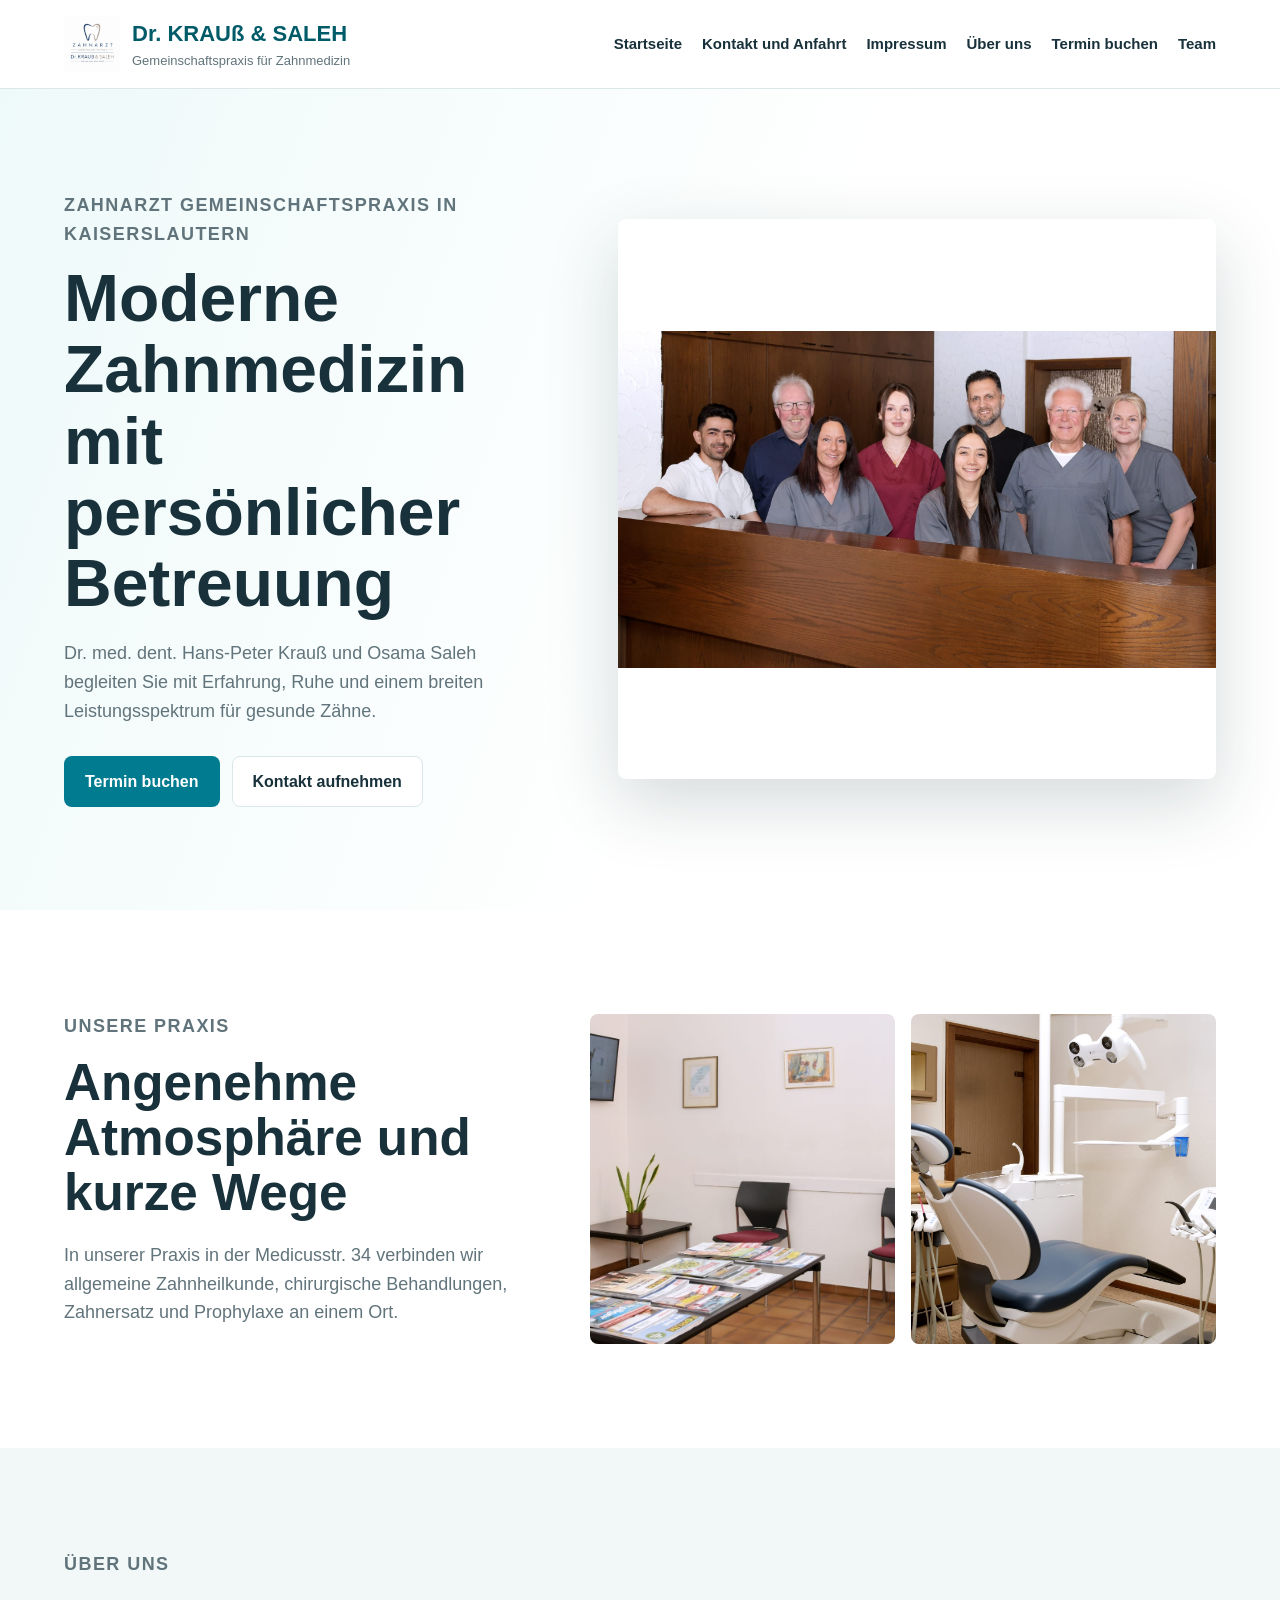
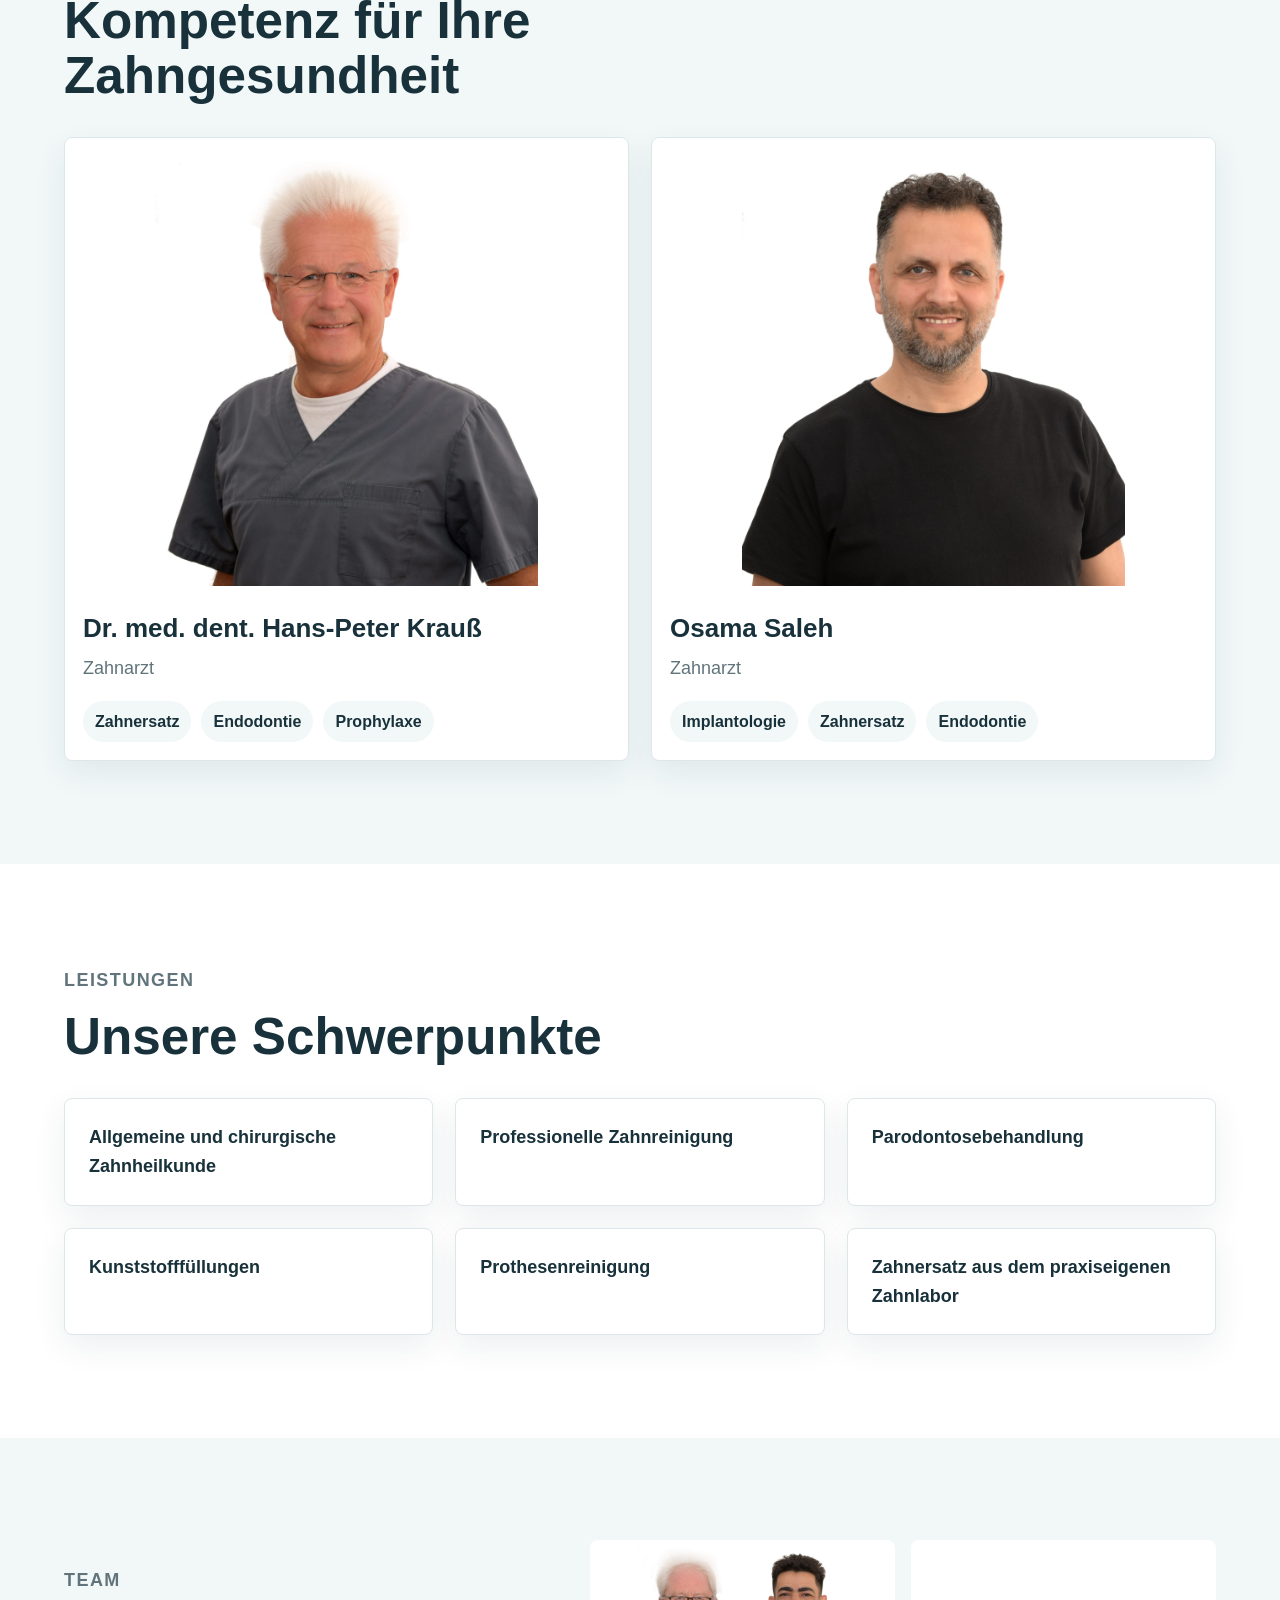
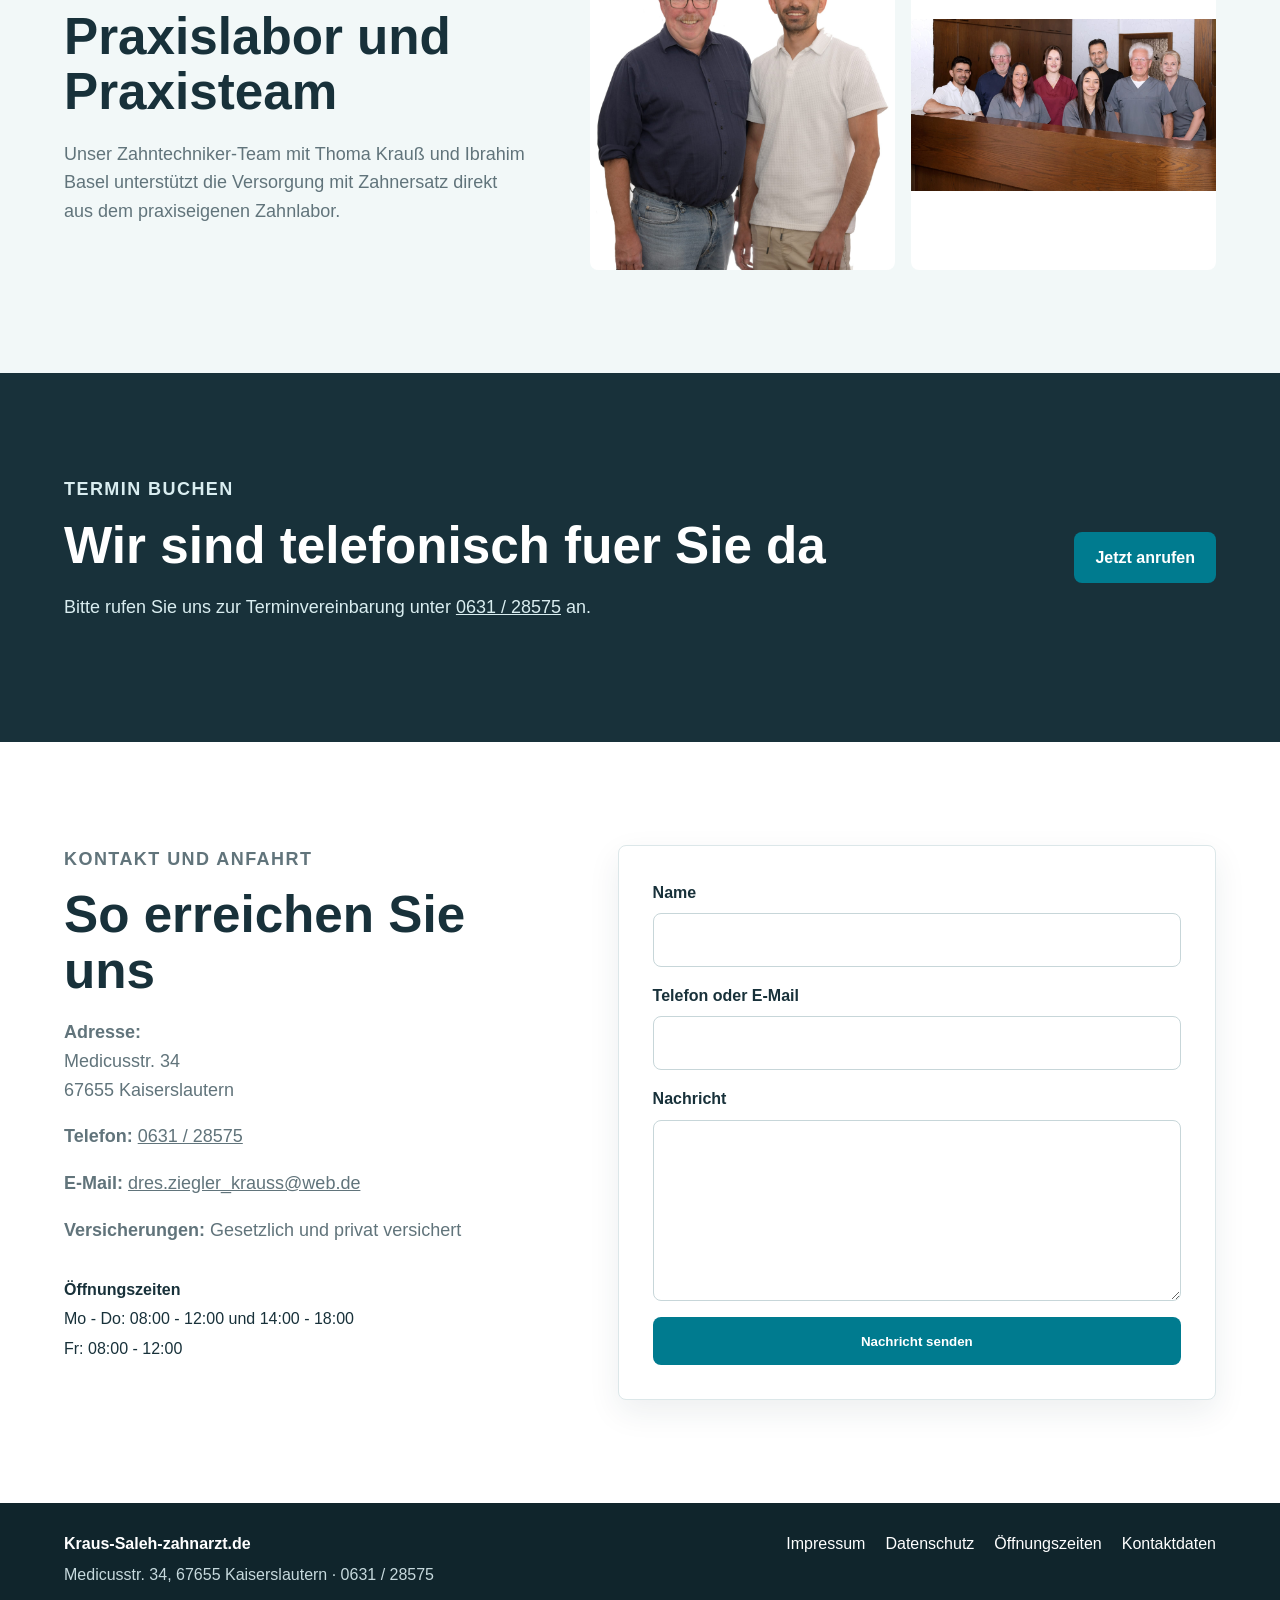
<file: index.html>
<!doctype html>
<html lang="de">
<head>
  <meta charset="utf-8">
  <meta name="viewport" content="width=device-width, initial-scale=1">
  <title>Dr. KRAUß & SALEH</title>
  <link rel="stylesheet" href="styles.css">
</head>
<body>
  <header class="site-header">
    <a class="brand" href="#startseite">
      <img src="LOGO.png" alt="Logo der Zahnarztpraxis">
      <span>
        <strong>Dr. KRAUß & SALEH</strong>
        <small>Gemeinschaftspraxis für Zahnmedizin</small>
      </span>
    </a>
    <nav class="main-nav" aria-label="Hauptmenü">
      <a href="#startseite">Startseite</a>
      <a href="#kontakt">Kontakt und Anfahrt</a>
      <a href="impressum.html">Impressum</a>
      <a href="#ueber-uns">Über uns</a>
      <a href="#termin">Termin buchen</a>
      <a href="#team">Team</a>
    </nav>
  </header>

  <main>
    <section id="startseite" class="hero">
      <div class="hero-text">
        <p class="eyebrow">Zahnarzt Gemeinschaftspraxis in Kaiserslautern</p>
        <h1>Moderne Zahnmedizin mit persönlicher Betreuung</h1>
        <p>Dr. med. dent. Hans-Peter Krauß und Osama Saleh begleiten Sie mit Erfahrung, Ruhe und einem breiten Leistungsspektrum für gesunde Zähne.</p>
        <div class="actions">
          <a class="button primary" href="#termin">Termin buchen</a>
          <a class="button secondary" href="#kontakt">Kontakt aufnehmen</a>
        </div>
      </div>
      <img src="Praxisteam.jpeg" alt="Praxisteam der Zahnarztpraxis">
    </section>

    <section class="section split">
      <div>
        <p class="eyebrow">Unsere Praxis</p>
        <h2>Angenehme Atmosphäre und kurze Wege</h2>
        <p>In unserer Praxis in der Medicusstr. 34 verbinden wir allgemeine Zahnheilkunde, chirurgische Behandlungen, Zahnersatz und Prophylaxe an einem Ort.</p>
      </div>
      <div class="image-grid">
        <img src="Wartezimmer.jpeg" alt="Wartezimmer der Praxis">
        <img src="WhatsApp Image 2026-05-06 at 17.05.57.jpeg" alt="Praxisraum">
      </div>
    </section>

    <section id="ueber-uns" class="section muted">
      <div class="section-heading">
        <p class="eyebrow">Über uns</p>
        <h2>Kompetenz für Ihre Zahngesundheit</h2>
      </div>
      <div class="doctor-grid">
        <article class="person-card">
          <img src="Zahnarzt Dr.med.dent. Hans-Peter Krauß.jpeg" alt="Dr. med. dent. Hans-Peter Krauß">
          <h3>Dr. med. dent. Hans-Peter Krauß</h3>
          <p>Zahnarzt</p>
          <ul>
            <li>Zahnersatz</li>
            <li>Endodontie</li>
            <li>Prophylaxe</li>
          </ul>
        </article>
        <article class="person-card">
          <img src="Zahnarzt Osama Saleh.jpeg" alt="Zahnarzt Osama Saleh">
          <h3>Osama Saleh</h3>
          <p>Zahnarzt</p>
          <ul>
            <li>Implantologie</li>
            <li>Zahnersatz</li>
            <li>Endodontie</li>
          </ul>
        </article>
      </div>
    </section>

    <section class="section">
      <div class="section-heading">
        <p class="eyebrow">Leistungen</p>
        <h2>Unsere Schwerpunkte</h2>
      </div>
      <div class="services">
        <article>Allgemeine und chirurgische Zahnheilkunde</article>
        <article>Professionelle Zahnreinigung</article>
        <article>Parodontosebehandlung</article>
        <article>Kunststofffüllungen</article>
        <article>Prothesenreinigung</article>
        <article>Zahnersatz aus dem praxiseigenen Zahnlabor</article>
      </div>
    </section>

    <section id="team" class="section split muted">
      <div>
        <p class="eyebrow">Team</p>
        <h2>Praxislabor und Praxisteam</h2>
        <p>Unser Zahntechniker-Team mit Thoma Krauß und Ibrahim Basel unterstützt die Versorgung mit Zahnersatz direkt aus dem praxiseigenen Zahnlabor.</p>
      </div>
      <div class="team-photos">
        <img src="Zahntechniker foto.jpeg" alt="Zahntechniker fuer Zahnersatz">
        <img src="Praxisteam.jpeg" alt="Praxisteam">
      </div>
    </section>

    <section id="termin" class="section callout">
      <div>
        <p class="eyebrow">Termin buchen</p>
        <h2>Wir sind telefonisch fuer Sie da</h2>
        <p>Bitte rufen Sie uns zur Terminvereinbarung unter <a href="tel:+4963128575">0631 / 28575</a> an.</p>
      </div>
      <a class="button primary" href="tel:+4963128575">Jetzt anrufen</a>
    </section>

    <section id="kontakt" class="section contact">
      <div>
        <p class="eyebrow">Kontakt und Anfahrt</p>
        <h2>So erreichen Sie uns</h2>
        <p><strong>Adresse:</strong><br>Medicusstr. 34<br>67655 Kaiserslautern</p>
        <p><strong>Telefon:</strong> <a href="tel:+4963128575">0631 / 28575</a></p>
        <p><strong>E-Mail:</strong> <a href="mailto:dres.ziegler_krauss@web.de">dres.ziegler_krauss@web.de</a></p>
        <p><strong>Versicherungen:</strong> Gesetzlich und privat versichert</p>
        <div class="hours">
          <strong>Öffnungszeiten</strong>
          <span>Mo - Do: 08:00 - 12:00 und 14:00 - 18:00</span>
          <span>Fr: 08:00 - 12:00</span>
        </div>
      </div>
      <form class="contact-form" action="mailto:dres.ziegler_krauss@web.de" method="post" enctype="text/plain">
        <label>Name<input name="Name" required></label>
        <label>Telefon oder E-Mail<input name="Kontakt" required></label>
        <label>Nachricht<textarea name="Nachricht" rows="6" required></textarea></label>
        <button class="button primary" type="submit">Nachricht senden</button>
      </form>
    </section>
  </main>

  <footer class="site-footer">
    <div>
      <strong>Kraus-Saleh-zahnarzt.de</strong>
      <p>Medicusstr. 34, 67655 Kaiserslautern · 0631 / 28575</p>
    </div>
    <nav>
      <a href="impressum.html">Impressum</a>
      <a href="datenschutz.html">Datenschutz</a>
      <a href="#kontakt">Öffnungszeiten</a>
      <a href="#kontakt">Kontaktdaten</a>
    </nav>
  </footer>
</body>
</html>
</file>
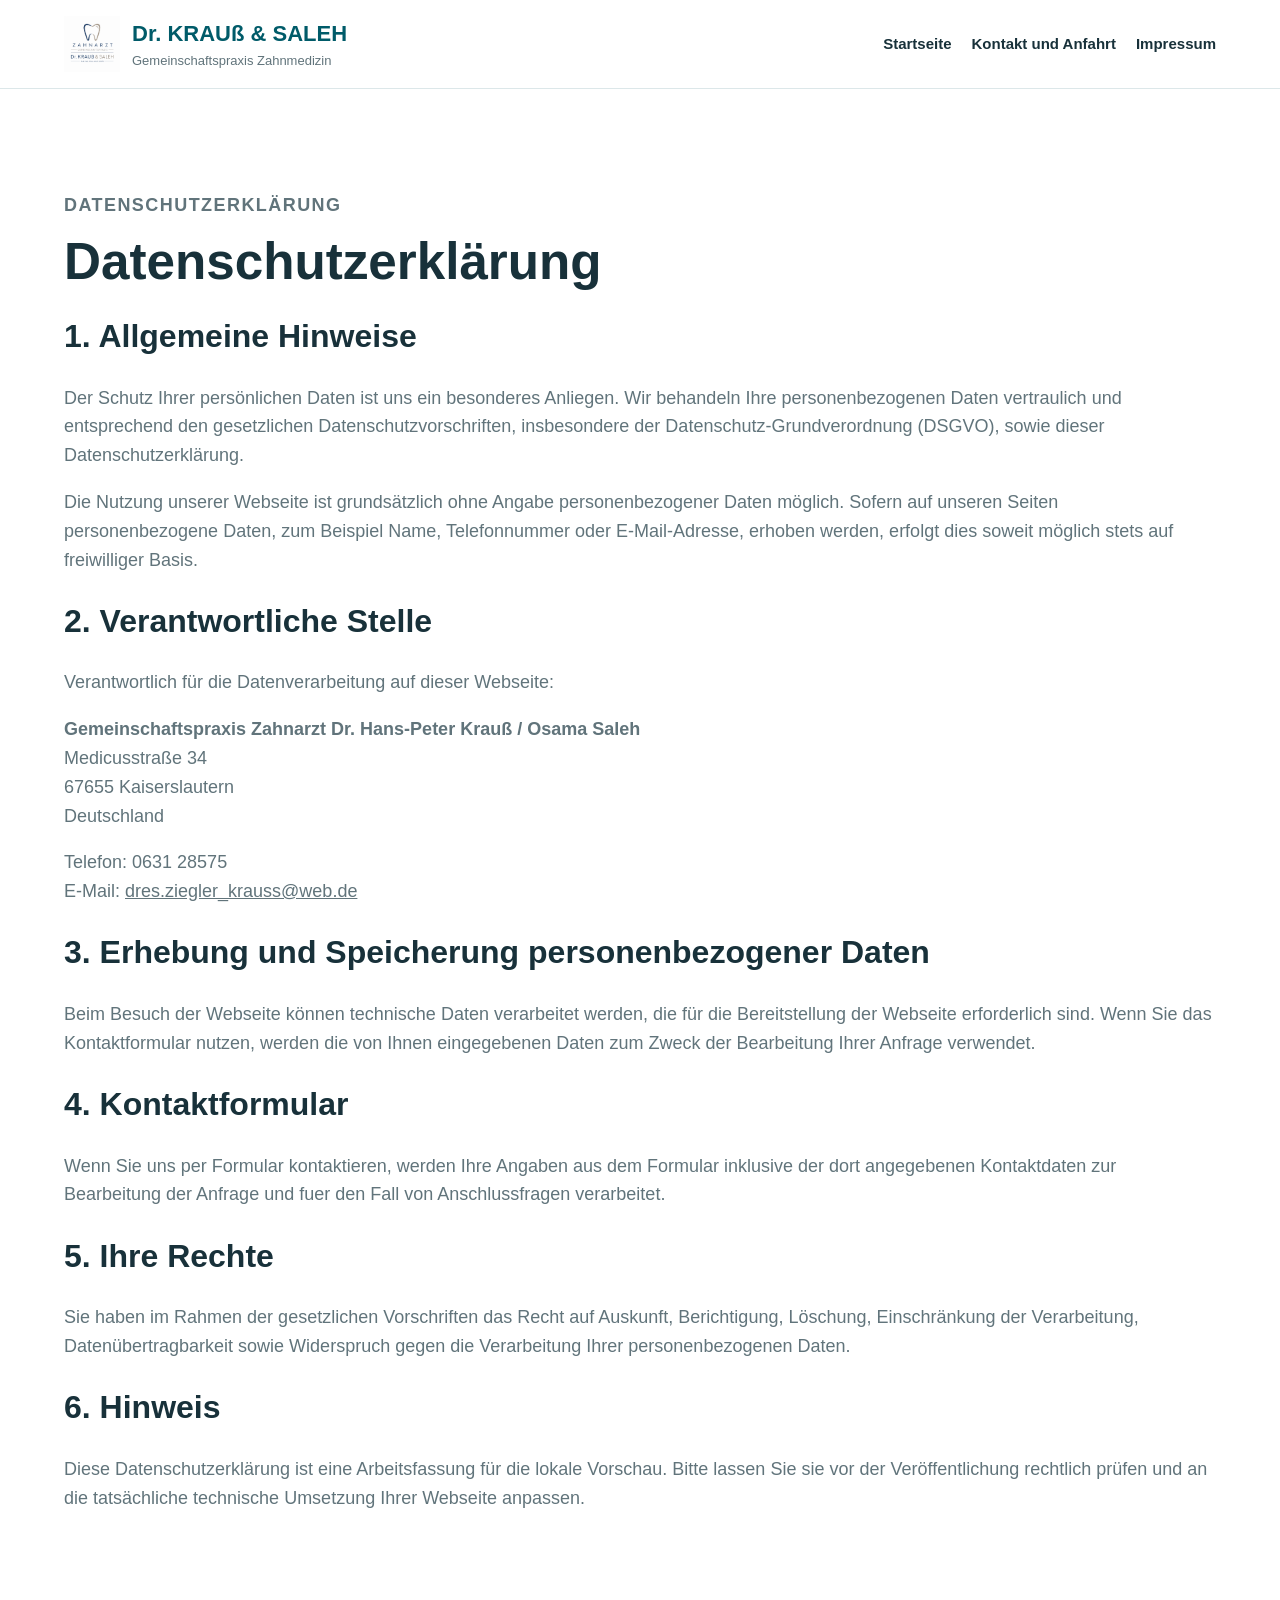
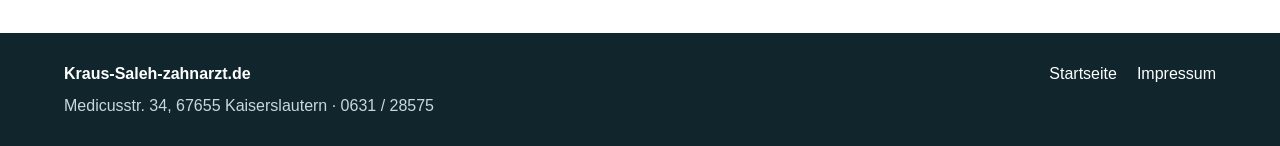
<file: datenschutz.html>
<!doctype html>
<html lang="de">
<head>
  <meta charset="utf-8">
  <meta name="viewport" content="width=device-width, initial-scale=1">
  <title>Datenschutz | Krauss-Saleh-zahnarzt.de</title>
  <link rel="stylesheet" href="styles.css">
</head>
<body>
  <header class="site-header">
    <a class="brand" href="index.html">
      <img src="LOGO.png" alt="Logo der Zahnarztpraxis">
      <span>
        <strong>Dr. KRAUß & SALEH</strong>
        <small>Gemeinschaftspraxis Zahnmedizin</small>
      </span>
    </a>
    <nav class="main-nav" aria-label="Hauptmenü">
      <a href="index.html">Startseite</a>
      <a href="index.html#kontakt">Kontakt und Anfahrt</a>
      <a href="impressum.html">Impressum</a>
    </nav>
  </header>

  <main class="section">
    <p class="eyebrow">Datenschutzerklärung</p>
    <h2>Datenschutzerklärung</h2>

    <h1>1. Allgemeine Hinweise</h1>
    <p>Der Schutz Ihrer persönlichen Daten ist uns ein besonderes Anliegen. Wir behandeln Ihre personenbezogenen Daten vertraulich und entsprechend den gesetzlichen Datenschutzvorschriften, insbesondere der Datenschutz-Grundverordnung (DSGVO), sowie dieser Datenschutzerklärung.</p>
    <p>Die Nutzung unserer Webseite ist grundsätzlich ohne Angabe personenbezogener Daten möglich. Sofern auf unseren Seiten personenbezogene Daten, zum Beispiel Name, Telefonnummer oder E-Mail-Adresse, erhoben werden, erfolgt dies soweit möglich stets auf freiwilliger Basis.</p>

    <h1>2. Verantwortliche Stelle</h1>
    <p>Verantwortlich für die Datenverarbeitung auf dieser Webseite:</p>
    <p><strong>Gemeinschaftspraxis Zahnarzt Dr. Hans-Peter Krauß / Osama Saleh</strong><br>
    Medicusstraße 34<br>
    67655 Kaiserslautern<br>
    Deutschland</p>
    <p>Telefon: 0631 28575<br>
    E-Mail: <a href="mailto:dres.ziegler_krauss@web.de">dres.ziegler_krauss@web.de</a></p>

    <h1>3. Erhebung und Speicherung personenbezogener Daten</h1>
    <p>Beim Besuch der Webseite können technische Daten verarbeitet werden, die für die Bereitstellung der Webseite erforderlich sind. Wenn Sie das Kontaktformular nutzen, werden die von Ihnen eingegebenen Daten zum Zweck der Bearbeitung Ihrer Anfrage verwendet.</p>

    <h1>4. Kontaktformular</h1>
    <p>Wenn Sie uns per Formular kontaktieren, werden Ihre Angaben aus dem Formular inklusive der dort angegebenen Kontaktdaten zur Bearbeitung der Anfrage und fuer den Fall von Anschlussfragen verarbeitet.</p>

    <h1>5. Ihre Rechte</h1>
    <p>Sie haben im Rahmen der gesetzlichen Vorschriften das Recht auf Auskunft, Berichtigung, Löschung, Einschränkung der Verarbeitung, Datenübertragbarkeit sowie Widerspruch gegen die Verarbeitung Ihrer personenbezogenen Daten.</p>

    <h1>6. Hinweis</h1>
    <p>Diese Datenschutzerklärung ist eine Arbeitsfassung für die lokale Vorschau. Bitte lassen Sie sie vor der Veröffentlichung rechtlich prüfen und an die tatsächliche technische Umsetzung Ihrer Webseite anpassen.</p>
  </main>

  <footer class="site-footer">
    <div>
      <strong>Kraus-Saleh-zahnarzt.de</strong>
      <p>Medicusstr. 34, 67655 Kaiserslautern · 0631 / 28575</p>
    </div>
    <nav>
      <a href="index.html">Startseite</a>
      <a href="impressum.html">Impressum</a>
    </nav>
  </footer>
</body>
</html>
</file>
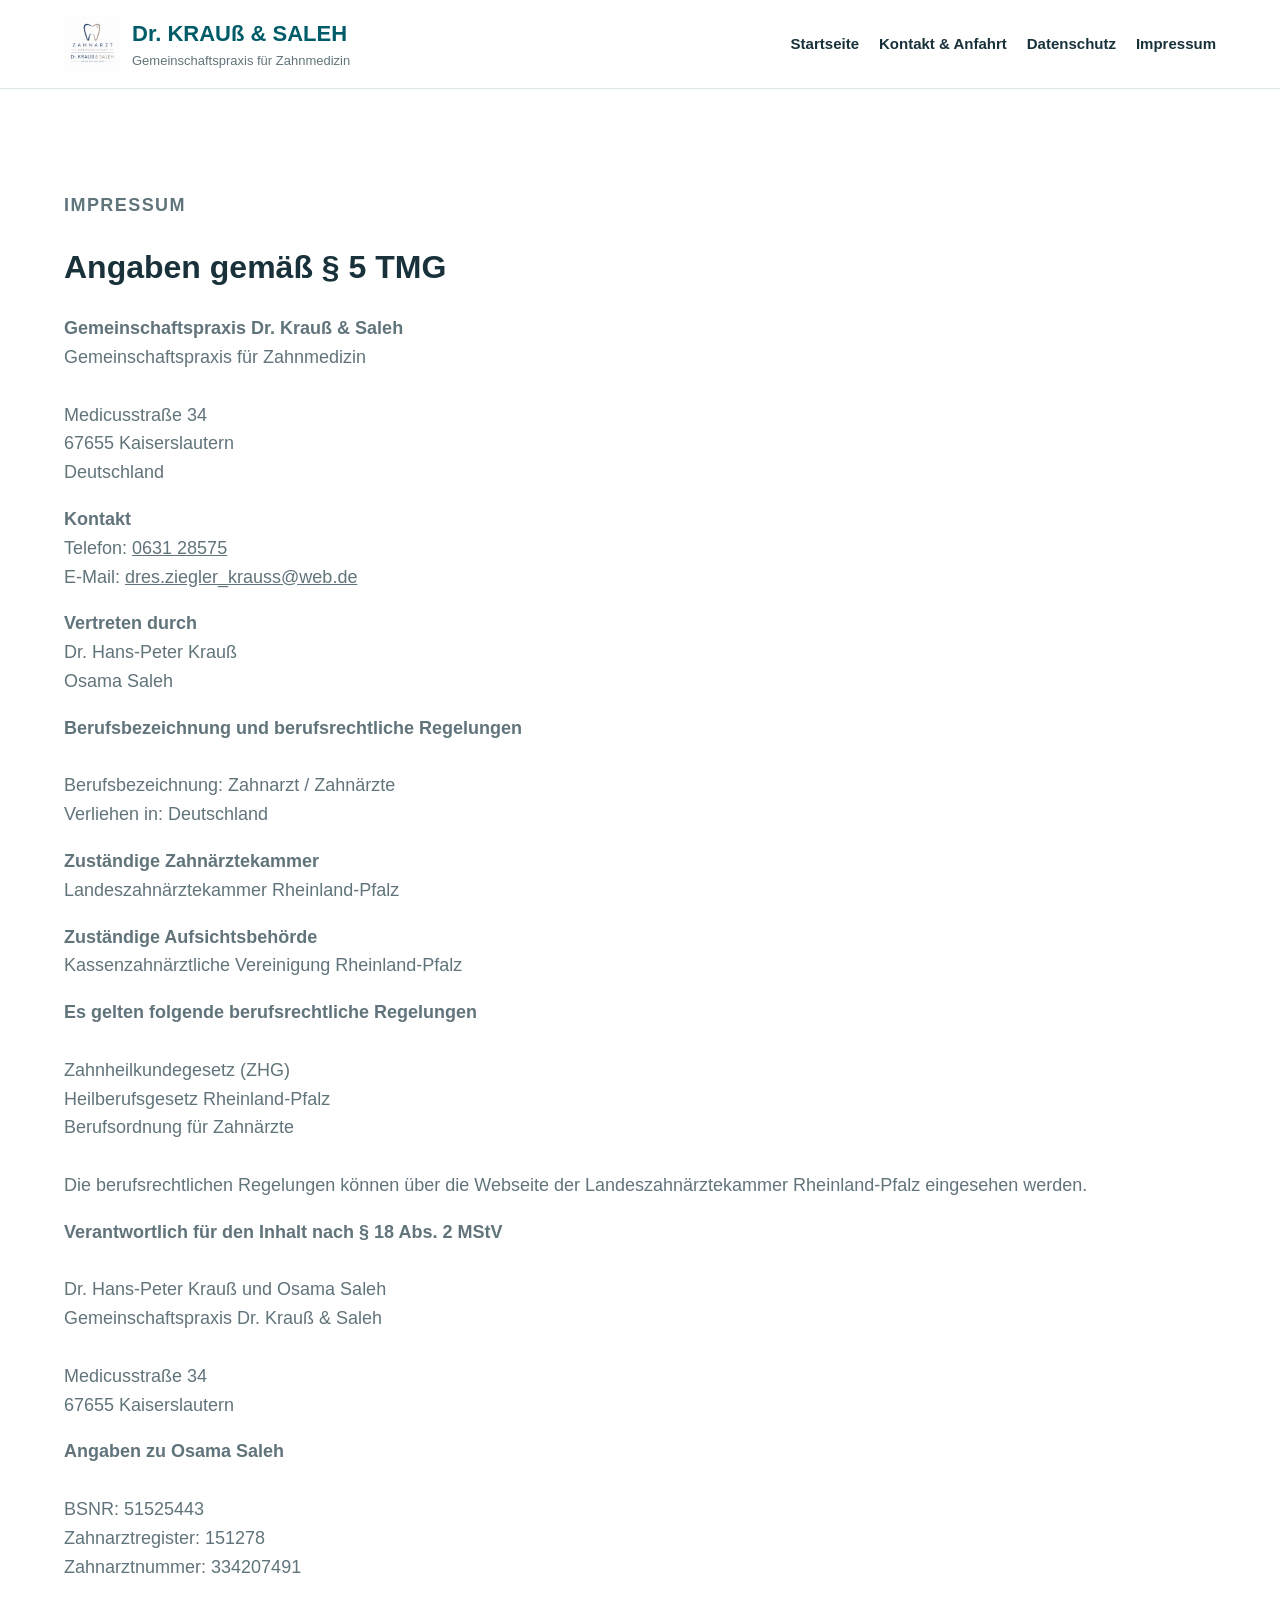
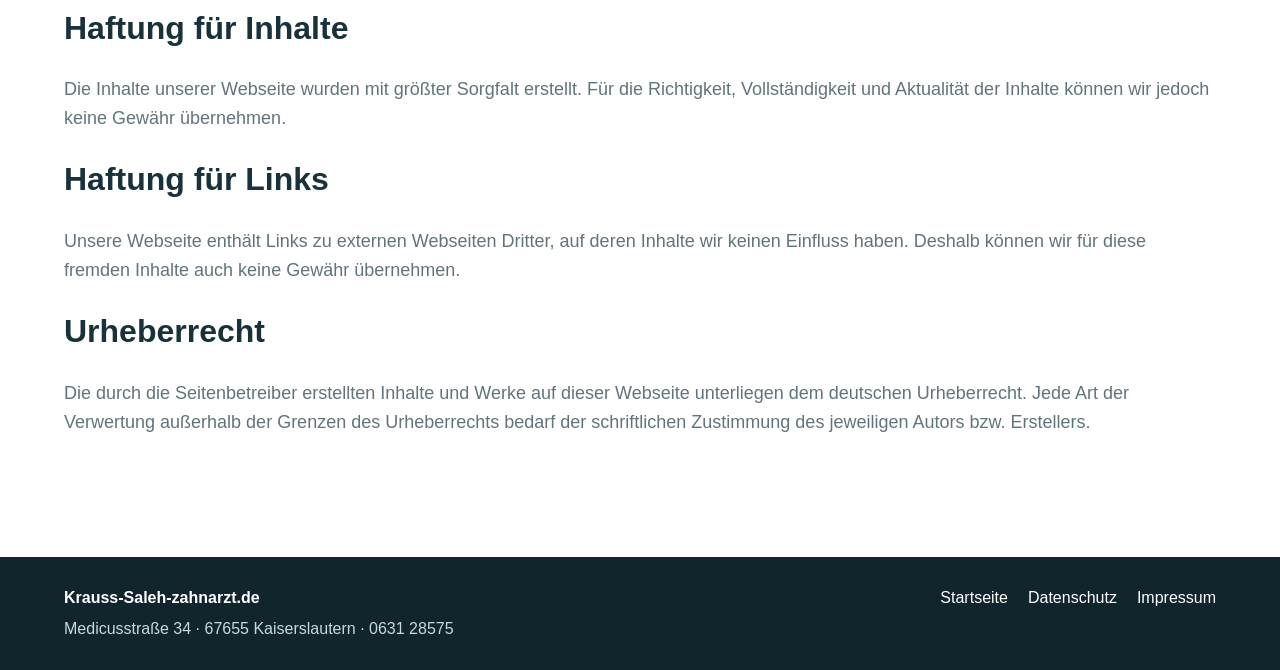
<file: impressum.html>
<!doctype html>
<html lang="de">
<head>
  <meta charset="utf-8">
  <meta name="viewport" content="width=device-width, initial-scale=1">
  <title>Impressum | Krauss-Saleh-zahnarzt.de</title>
  <link rel="stylesheet" href="styles.css">
</head>

<body>

  <header class="site-header">
    <a class="brand" href="index.html">
      <img src="LOGO.png" alt="Logo der Zahnarztpraxis">

      <span>
        <strong>Dr. KRAUß & SALEH</strong>
        <small>Gemeinschaftspraxis für Zahnmedizin</small>
      </span>
    </a>

    <nav class="main-nav" aria-label="Hauptmenü">
      <a href="index.html">Startseite</a>
      <a href="index.html#kontakt">Kontakt & Anfahrt</a>
      <a href="datenschutz.html">Datenschutz</a>
      <a href="impressum.html" aria-current="page">Impressum</a>
    </nav>
  </header>

  <main class="section">

    <p class="eyebrow">Impressum</p>

    <h1>Angaben gemäß § 5 TMG</h1>

    <p>
      <strong>Gemeinschaftspraxis Dr. Krauß &amp; Saleh</strong><br>
      Gemeinschaftspraxis für Zahnmedizin<br><br>

      Medicusstraße 34<br>
      67655 Kaiserslautern<br>
      Deutschland
    </p>

    <p>
      <strong>Kontakt</strong><br>

      Telefon:
      <a href="tel:+4963128575">0631 28575</a><br>

      E-Mail:
      <a href="mailto:dres.ziegler_krauss@web.de">
        dres.ziegler_krauss@web.de
      </a>
    </p>

    <p>
      <strong>Vertreten durch</strong><br>
      Dr. Hans-Peter Krauß<br>
      Osama Saleh
    </p>

    <p>
      <strong>Berufsbezeichnung und berufsrechtliche Regelungen</strong><br><br>

      Berufsbezeichnung:
      Zahnarzt / Zahnärzte<br>

      Verliehen in:
      Deutschland
    </p>

    <p>
      <strong>Zuständige Zahnärztekammer</strong><br>
      Landeszahnärztekammer Rheinland-Pfalz
    </p>

    <p>
      <strong>Zuständige Aufsichtsbehörde</strong><br>
      Kassenzahnärztliche Vereinigung Rheinland-Pfalz
    </p>

    <p>
      <strong>Es gelten folgende berufsrechtliche Regelungen</strong><br><br>

      Zahnheilkundegesetz (ZHG)<br>
      Heilberufsgesetz Rheinland-Pfalz<br>
      Berufsordnung für Zahnärzte<br><br>

      Die berufsrechtlichen Regelungen können über die Webseite der
      Landeszahnärztekammer Rheinland-Pfalz eingesehen werden.
    </p>

    <p>
      <strong>
        Verantwortlich für den Inhalt nach § 18 Abs. 2 MStV
      </strong><br><br>

      Dr. Hans-Peter Krauß und Osama Saleh<br>
      Gemeinschaftspraxis Dr. Krauß &amp; Saleh<br><br>

      Medicusstraße 34<br>
      67655 Kaiserslautern
    </p>

    <p>
      <strong>Angaben zu Osama Saleh</strong><br><br>

      BSNR: 51525443<br>
      Zahnarztregister: 151278<br>
      Zahnarztnummer: 334207491
    </p>

    <h1>Haftung für Inhalte</h1>

    <p>
      Die Inhalte unserer Webseite wurden mit größter Sorgfalt erstellt.
      Für die Richtigkeit, Vollständigkeit und Aktualität der Inhalte
      können wir jedoch keine Gewähr übernehmen.
    </p>

    <h1>Haftung für Links</h1>

    <p>
      Unsere Webseite enthält Links zu externen Webseiten Dritter,
      auf deren Inhalte wir keinen Einfluss haben.
      Deshalb können wir für diese fremden Inhalte auch keine Gewähr übernehmen.
    </p>

    <h1>Urheberrecht</h1>

    <p>
      Die durch die Seitenbetreiber erstellten Inhalte und Werke auf
      dieser Webseite unterliegen dem deutschen Urheberrecht.
      Jede Art der Verwertung außerhalb der Grenzen des Urheberrechts
      bedarf der schriftlichen Zustimmung des jeweiligen Autors bzw. Erstellers.
    </p>

  </main>

  <footer class="site-footer">

    <div>
      <strong>Krauss-Saleh-zahnarzt.de</strong>

      <p>
        Medicusstraße 34 · 67655 Kaiserslautern ·
        <a href="tel:+4963128575">0631 28575</a>
      </p>
    </div>

    <nav>
      <a href="index.html">Startseite</a>
      <a href="datenschutz.html">Datenschutz</a>
      <a href="impressum.html">Impressum</a>
    </nav>

  </footer>

</body>
</html>
</file>
<file: styles.css>
:root {
  --ink: #18313a;
  --muted: #61747b;
  --line: #dce7e9;
  --soft: #f2f8f8;
  --brand: #007b8f;
  --brand-dark: #005b69;
  --accent: #d89b44;
  --white: #ffffff;
  font-family: Arial, Helvetica, sans-serif;
}

* {
  box-sizing: border-box;
}

html {
  scroll-behavior: smooth;
}

body {
  margin: 0;
  color: var(--ink);
  background: var(--white);
  line-height: 1.6;
}

a {
  color: inherit;
}

img {
  display: block;
  max-width: 100%;
}

.site-header {
  position: sticky;
  top: 0;
  z-index: 10;
  display: flex;
  align-items: center;
  justify-content: space-between;
  gap: 24px;
  padding: 16px clamp(18px, 5vw, 72px);
  background: rgba(255, 255, 255, 0.96);
  border-bottom: 1px solid var(--line);
}

.brand {
  display: flex;
  align-items: center;
  gap: 12px;
  text-decoration: none;
}

.brand img {
  width: 56px;
  height: 56px;
  object-fit: contain;
  flex: 0 0 auto;
}

.brand strong {
  display: block;
  font-size: 22px;
  color: var(--brand-dark);
}

.brand small {
  display: block;
  font-size: 13px;
  font-weight: 400;
  color: var(--muted);
}

.main-nav {
  display: flex;
  flex-wrap: wrap;
  justify-content: flex-end;
  gap: 14px 20px;
  font-size: 15px;
  font-weight: 700;
}

.main-nav a,
.site-footer a {
  text-decoration: none;
}

.main-nav a:hover,
.site-footer a:hover {
  color: var(--brand);
}

.hero,
.section {
  padding: clamp(56px, 8vw, 104px) clamp(18px, 5vw, 72px);
  scroll-margin-top: 160px;
}

.hero {
  display: grid;
  grid-template-columns: minmax(0, 0.9fr) minmax(320px, 1.1fr);
  gap: clamp(28px, 5vw, 72px);
  align-items: center;
  min-height: 720px;
  background: linear-gradient(110deg, #eef9f9 0%, #ffffff 58%);
}

.hero h1,
.section h2 {
  margin: 0 0 20px;
  line-height: 1.08;
  letter-spacing: 0;
}

.hero h1 {
  font-size: clamp(40px, 5.2vw, 66px);
}

.section h2 {
  font-size: clamp(32px, 4vw, 54px);
}

.hero p,
.section p {
  color: var(--muted);
  font-size: 18px;
}

.hero img {
  width: 100%;
  height: min(58vw, 560px);
  object-fit: contain;
  background: var(--white);
  border-radius: 8px;
  box-shadow: 0 24px 70px rgba(24, 49, 58, 0.18);
}

.eyebrow {
  margin: 0 0 14px;
  color: var(--brand);
  font-size: 13px;
  font-weight: 800;
  letter-spacing: 0.08em;
  text-transform: uppercase;
}

.actions {
  display: flex;
  flex-wrap: wrap;
  gap: 12px;
  margin-top: 30px;
}

.button {
  display: inline-flex;
  align-items: center;
  justify-content: center;
  min-height: 48px;
  padding: 12px 20px;
  border: 1px solid transparent;
  border-radius: 8px;
  font-weight: 800;
  text-decoration: none;
  cursor: pointer;
}

.button.primary {
  background: var(--brand);
  color: var(--white);
}

.button.primary:hover {
  background: var(--brand-dark);
}

.button.secondary {
  background: var(--white);
  border-color: var(--line);
}

.split {
  display: grid;
  grid-template-columns: minmax(0, 0.85fr) minmax(320px, 1.15fr);
  gap: clamp(30px, 5vw, 72px);
  align-items: center;
}

.muted {
  background: var(--soft);
}

.image-grid,
.team-photos {
  display: grid;
  grid-template-columns: repeat(2, minmax(0, 1fr));
  gap: 16px;
}

.image-grid img {
  width: 100%;
  height: 330px;
  object-fit: cover;
  border-radius: 8px;
}

.team-photos img,
.person-card img {
  width: 100%;
  object-fit: contain;
  background: var(--white);
  border-radius: 8px;
}

.team-photos img {
  height: 330px;
}

.person-card img {
  height: 430px;
}

.section-heading {
  max-width: 860px;
  margin-bottom: 34px;
}

.doctor-grid,
.services {
  display: grid;
  grid-template-columns: repeat(2, minmax(0, 1fr));
  gap: 22px;
}

.person-card,
.services article,
.contact-form {
  background: var(--white);
  border: 1px solid var(--line);
  border-radius: 8px;
  box-shadow: 0 12px 32px rgba(24, 49, 58, 0.08);
}

.person-card {
  padding: 18px;
}

.person-card h3 {
  margin: 22px 0 4px;
  font-size: 26px;
}

.person-card p {
  margin: 0 0 12px;
}

.person-card ul {
  display: flex;
  flex-wrap: wrap;
  gap: 10px;
  padding: 0;
  margin: 18px 0 0;
  list-style: none;
}

.person-card li {
  padding: 8px 12px;
  background: var(--soft);
  border-radius: 999px;
  font-weight: 700;
}

.services {
  grid-template-columns: repeat(3, minmax(0, 1fr));
}

.services article {
  padding: 24px;
  font-size: 18px;
  font-weight: 800;
}

.callout {
  display: flex;
  justify-content: space-between;
  align-items: center;
  gap: 24px;
  background: var(--ink);
  color: var(--white);
}

.callout p,
.callout .eyebrow {
  color: #d9edf0;
}

.contact {
  display: grid;
  grid-template-columns: minmax(0, 0.9fr) minmax(320px, 1.1fr);
  gap: clamp(30px, 5vw, 72px);
}

.hours {
  display: grid;
  gap: 4px;
  padding-top: 14px;
}

.contact-form {
  display: grid;
  gap: 16px;
  padding: clamp(20px, 4vw, 34px);
}

.contact-form label {
  display: grid;
  gap: 8px;
  font-weight: 800;
}

.contact-form input,
.contact-form textarea {
  width: 100%;
  padding: 13px 14px;
  border: 1px solid #c7d6d9;
  border-radius: 8px;
  font: inherit;
}

.site-footer {
  display: flex;
  justify-content: space-between;
  gap: 22px;
  padding: 28px clamp(18px, 5vw, 72px);
  background: #10252c;
  color: var(--white);
}

.site-footer p {
  margin: 6px 0 0;
  color: #c6d9dd;
}

.site-footer nav {
  display: flex;
  flex-wrap: wrap;
  gap: 14px 20px;
}

@media (max-width: 900px) {
  .site-header,
  .site-footer,
  .callout {
    align-items: flex-start;
    flex-direction: column;
  }

  .main-nav {
    justify-content: flex-start;
  }

  .hero,
  .split,
  .contact,
  .doctor-grid,
  .services {
    grid-template-columns: 1fr;
  }

  .hero {
    min-height: auto;
  }
}

@media (max-width: 560px) {
  .image-grid,
  .team-photos {
    grid-template-columns: 1fr;
  }

  .hero img,
  .image-grid img,
  .team-photos img,
  .person-card img {
    height: 280px;
  }
}
</file>
